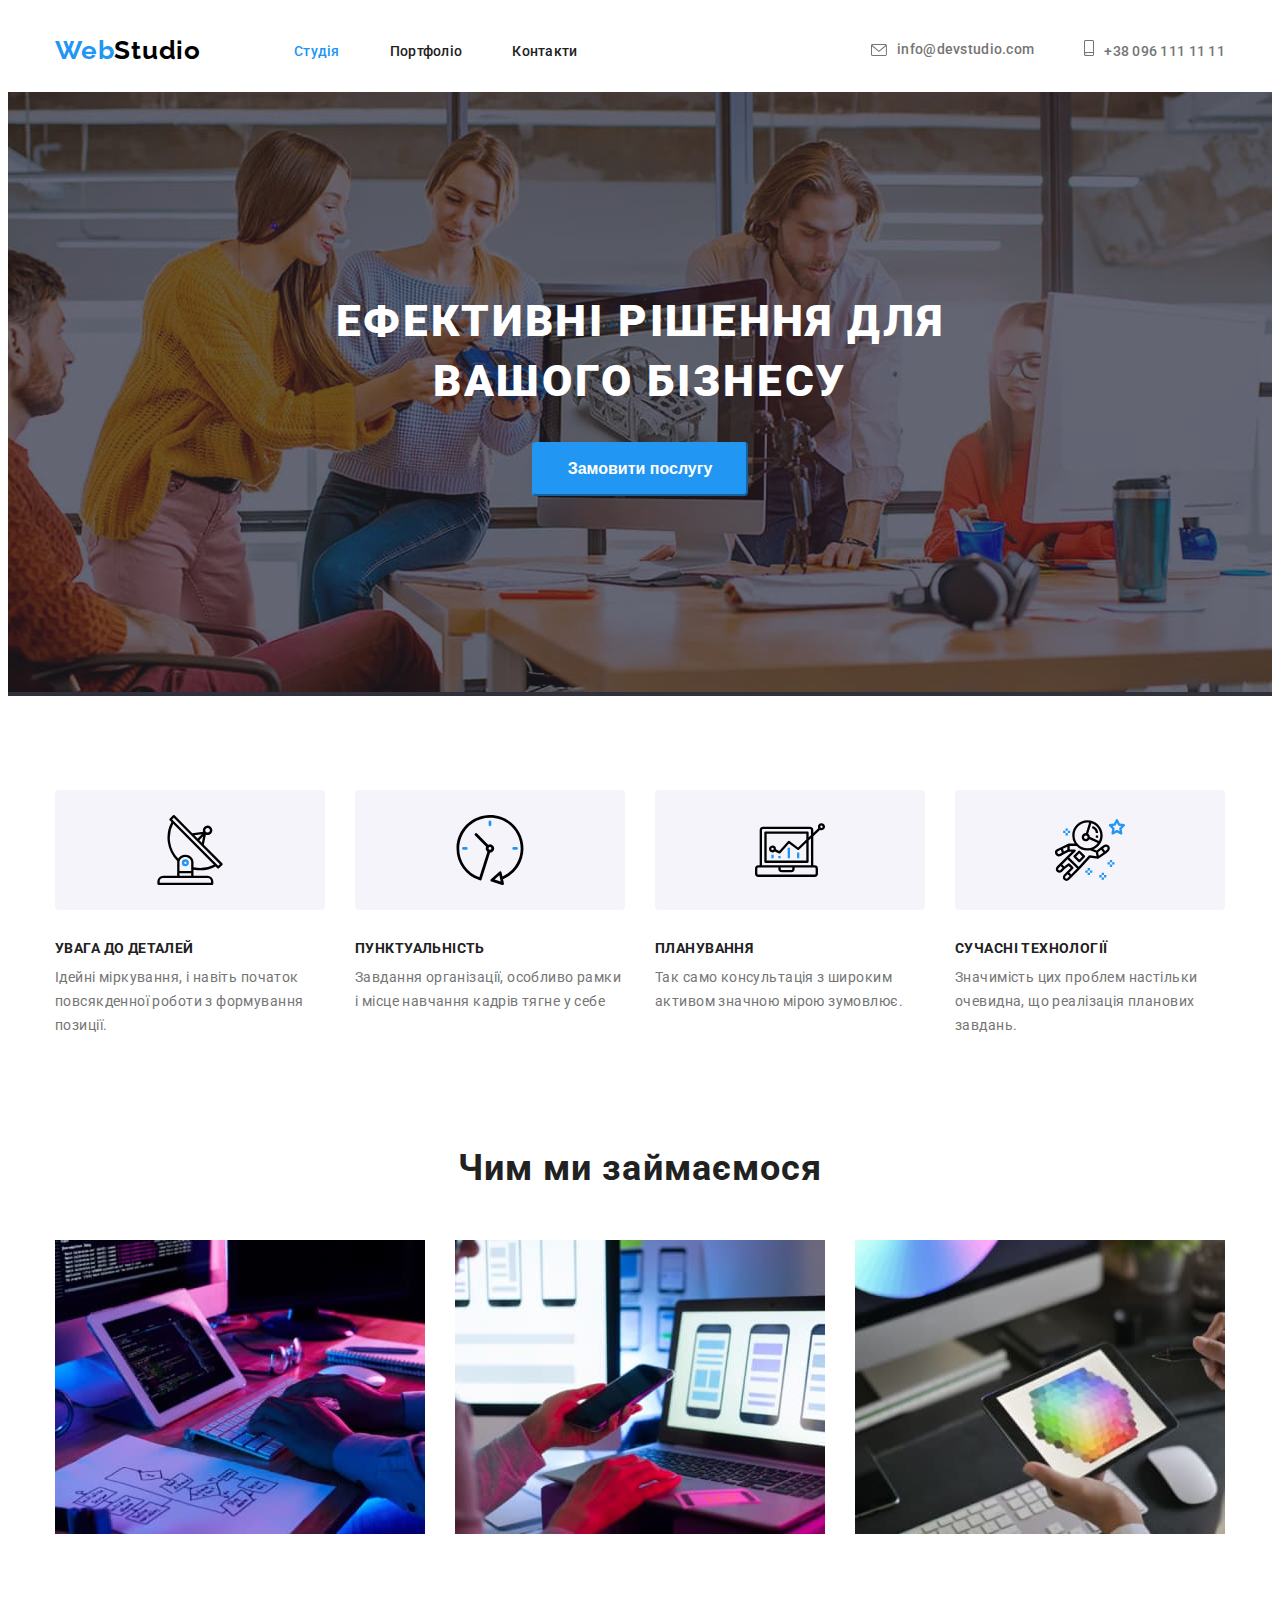
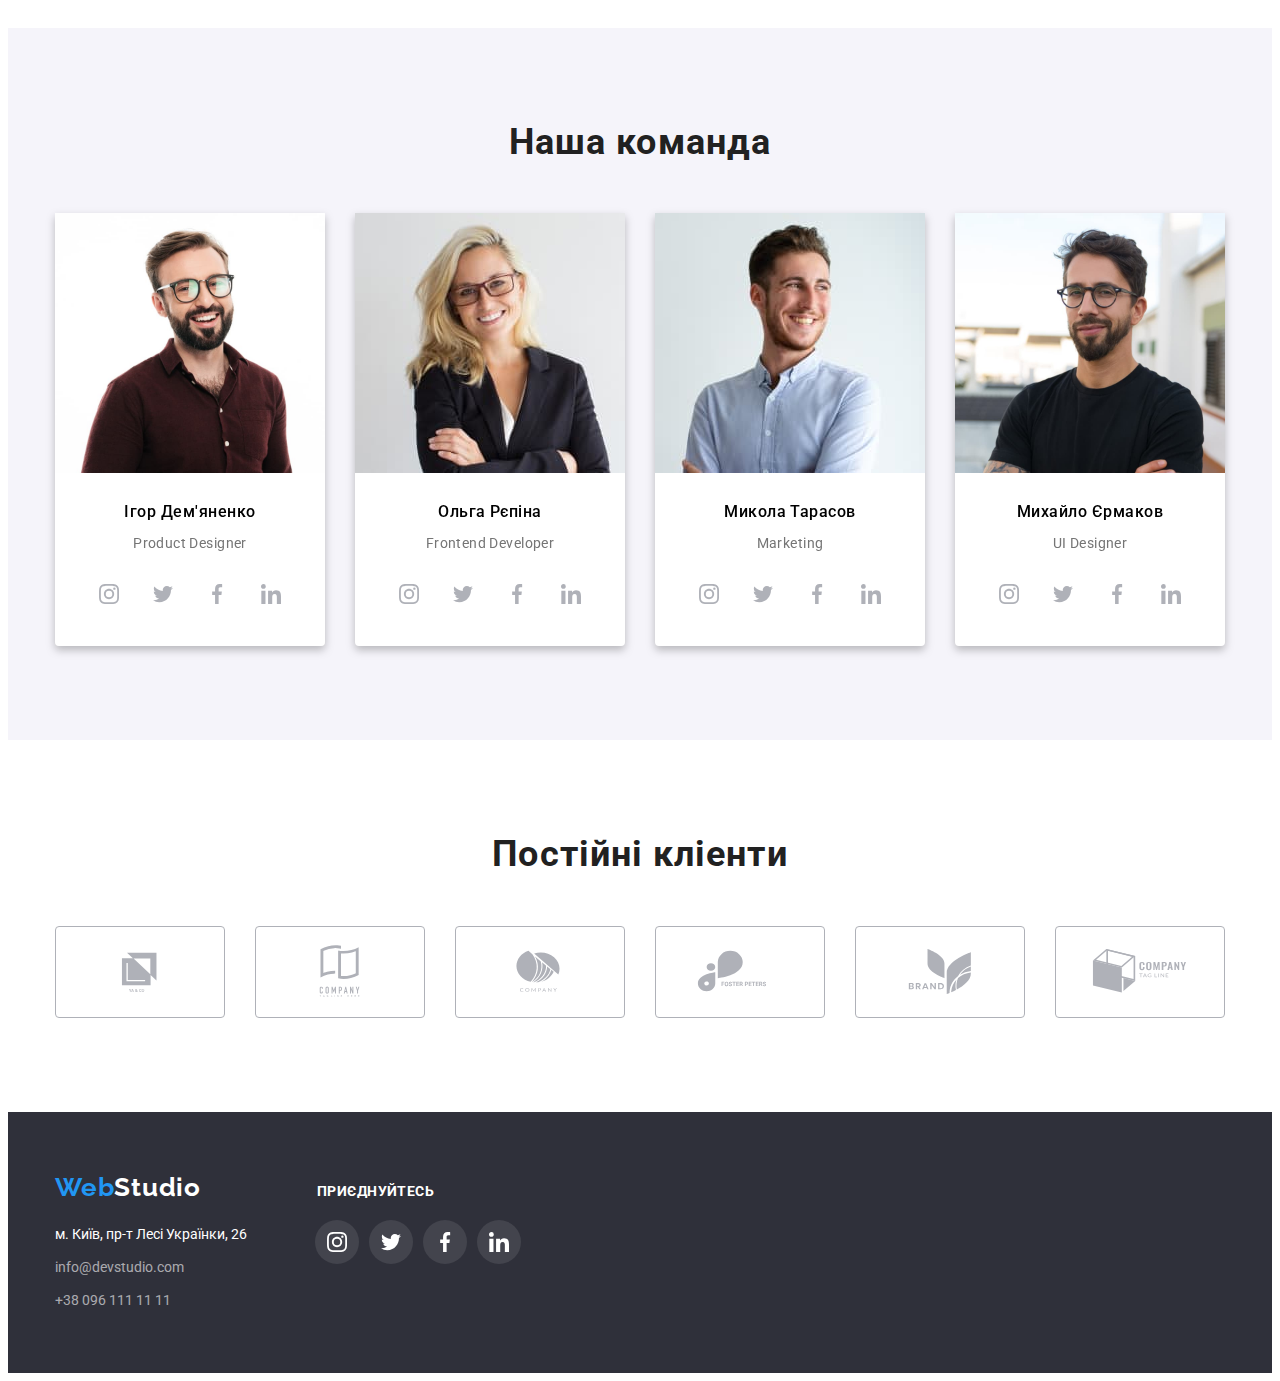
<file: index.html>
<!DOCTYPE html>
<html lang="en">
<head>
    <meta charset="UTF-8">
    <meta http-equiv="X-UA-Compatible" content="IE=edge">
    <meta name="viewport" content="width=device-width, initial-scale=1.0">
    <title>Document</title>
    <link rel="preconnect" href="https://fonts.googleapis.com">
    <link rel="preconnect" href="https://fonts.gstatic.com" crossorigin>
    <link href="https://fonts.googleapis.com/css2?family=Raleway:wght@700&family=Roboto:wght@400;500;700;900&display=swap"
     rel="stylesheet">
    <link rel="stylesheet" href="https://cdnjs.cloudflare.com/ajax/libs/modern-normalize/1.1.0/modern-normalize.min.css"
    integrity="sha512-wpPYUAdjBVSE4KJnH1VR1HeZfpl1ub8YT/NKx4PuQ5NmX2tKuGu6U/JRp5y+Y8XG2tV+wKQpNHVUX03MfMFn9Q=="
    crossorigin="anonymous" referrerpolicy="no-referrer" />
    <link rel="stylesheet" href="./css/styles.css">
</head>
<body>
    <!--Шапка сайта-->
    <header class="header-">
        <div class="container wrapper">
            <nav class="menu">
                <a href="index.html" class="link" lang="en"><span class="logo-web">Web</span><span
                        class="logo-studio-header">Studio</span></a>
                <ul class="site-nav list">
                    <li><a href="./index.html " class="navigation current">Студія</a></li>
                    <li><a href="./portfolio.html" class="navigation">Портфоліо</a></li>
                    <li><a href="" class="navigation">Контакти</a></li>
                </ul>   
                      
            </nav>
            <!--Контакты-->
            <ul class="header-contacts list">
                <li>
                    <a href="mailto:info@devstudio.com" class="link contacts-mail">
                        <svg class="contact-icon" width="16px" height="12px">
                            <use href="./images/icons.svg#icon-envelope"></use>                                      
                     
                    </svg>info@devstudio.com
                    </a>                  
                </li>               
                <li><a href="tel:+380961111111" class="link contacts-tel"><svg class="contact-icon" width="10px" height="16px">
                    <use href="./images/icons.svg#icon-smartphone"></use>
                    </svg>+38 096 111 11 11</a>
                </li>
            </ul>
        </div>
    </header>
    <!--Main-Уникальный контент-->
    <main>        
        <section class="hero overlay">
            <div class="container">
                <h1 class="title-hero">Ефективні рішення для<br>вашого бізнесу<br></h1>
                <button type="button" class="button-order-service">Замовити послугу</button>                
            </div>                
        </section>
        <!--Преимущества-->
        <section class="advantage">
            <div class="container">
            <h2 class="title-none">Опис переваг</h2>            
                <ul class="benefits-list">
                    <li class="benefits-list-item">
                    <div class="container-icon">
                        <svg class="benefits-icons" width="70" height="70">
                            <use href="./images/icons.svg#icon-antenna"></use>
                        </svg>
                    </div>
                        <h3 class="title">УВАГА ДО ДЕТАЛЕЙ</h3>
                        <p class="text">Ідейні міркування, і навіть початок <br>повсякденної роботи з формування<br>
                            позиції.</p>                    
                    </li>
                    <li>
                        <div class="container-icon">
                        <svg class="benefits-icons" width="70" height="70">
                            <use href="./images/icons.svg#icon-clock"></use>
                        </svg>
                    </div>
                        <h3 class="title">ПУНКТУАЛЬНІСТЬ</h3>
                        <p class="text">Завдання організації, особливо рамки <br> і місце навчання кадрів тягне у себе<br>
                        </p>
                    </li>
                    <li>
                        <div class="container-icon">
                            <svg class="benefits-icons" width="70" height="70">
                                <use href="./images/icons.svg#icon-diagram"></use>
                            </svg>
                        </div>
                        <h3 class="title">ПЛАНУВАННЯ</h3>
                        <p class="text">Так само консультація з широким <br>активом значною мірою зумовлює.<br></p>
                
                    </li>
                    <li>
                        <div class="container-icon">
                            <svg class="benefits-icons" width="70" height="70">
                                <use href="./images/icons.svg#icon-astronaut"></use>
                            </svg>
                        </div>
                        <h3 class="title">СУЧАСНІ ТЕХНОЛОГІЇ</h3>
                        <p class="text">Значимість цих проблем настільки <br>очевидна, що реалізація планових<br>завдань.
                        </p>
                    </li>
                </ul>
            </div>            
        </section>
        <!--Примеры-->
        <section class="section-business">
            <div class="container ">
                <h2 class="example">Чим ми займаємося</h2>
                <ul class=" list-business list">
                    <li><img class="image" src="./images/box1.jpg" alt="Фото1" width="370" /></li>
                    <li><img class="image" src="./images/box2.jpg" alt="Фото2" width="370" /></li>
                    <li><img class="image" src="./images/box3.jpg" alt="Фото3" width="370" /></li>
                </ul>            
            </div>
        </section>
        <!--Команда-->
        <section class="team section">
            <div class="container">
                <h2 class="section-title-team">Наша команда</h2>
                <ul class="list-team">
                    <li class="team-item">
                        <img class="image" src="./images/img1.jpg" alt="Ігор Дем'яненко" width="270" />
                        <div class="member-team">
                            <h3 class="title-team">Ігор Дем'яненко</h3>
                            <p class="text-team">Product Designer</p>
                            <ul class="team-soc-list list">
                                <li class="team-soc-item">
                                    <a href="" class="team-soc-link link" >
                                        <svg class="team-soc-icon" width="20" height="20">
                                            <use href="./images/icons.svg#icon-instagram"></use>                                       
                                        </svg>
                                    </a>
                                </li>
                                <li class="team-soc-item">
                                    <a href="" class="team-soc-link link">
                                        <svg class="socials-icon" width="20" height="20">
                                            <use href="./images/icons.svg#icon-twitter"></use>
                                        </svg>
                                    </a>
                                </li>
                                <li class="team-soc-item">
                                    <a href="" class="team-soc-link link">
                                        <svg class="socials-icon" width="20" height="20">
                                            <use href="./images/icons.svg#icon-facebook"></use>
                                        </svg>
                                    </a>
                                </li>
                                <li class="team-soc-item">
                                    <a href="" class="team-soc-link link">
                                        <svg class="socials-icon" width="20" height="20">
                                            <use href="./images/icons.svg#icon-linkedin"></use>
                                        </svg>
                                    </a>
                                </li>
                            </ul>                        
                        </div>
                    </li>
                    <li class="team-item">
                        <img class="image" src="./images/img2.jpg" alt="Ольга Рєпіна" width="270" />
                        <div class="member-team">
                        <h3 class="title-team">Ольга Рєпіна</h3>
                        <p class="text-team">Frontend Developer</p>
                        <ul class="team-soc-list list">
                            <li class="team-soc-item">
                                <a href="" class="team-soc-link link" >
                                    <svg class="team-soc-icon" width="20" height="20">
                                        <use href="./images/icons.svg#icon-instagram"></use>
                                    </svg>
                                </a>
                            </li>
                            <li class="team-soc-item">
                                <a href="" class="team-soc-link link">
                                    <svg class="socials-icon" width="20" height="20">
                                        <use href="./images/icons.svg#icon-twitter"></use>
                                    </svg>
                                </a>
                            </li>
                            <li class="team-soc-item">
                                <a href="" class="team-soc-link link">
                                    <svg class="socials-icon" width="20" height="20">
                                        <use href="./images/icons.svg#icon-facebook"></use>
                                    </svg>
                                </a>
                            </li>
                            <li class="team-soc-item">
                                <a href="" class="team-soc-link link">
                                    <svg class="socials-icon" width="20" height="20">
                                        <use href="./images/icons.svg#icon-linkedin"></use>
                                    </svg>
                                </a>
                            </li>
                        </ul>
                        </div>
                    </li>
                    <li class="team-item">
                        <img class="image" src="./images/img3.jpg" alt="Микола Тарасов" width="270" />
                        <div class="member-team">
                            <h3 class="title-team">Микола Тарасов</h3>
                            <p class="text-team">Marketing</p>
                            <ul class="team-soc-list list">
                                <li class="team-soc-item">
                                    <a href="" class="team-soc-link link">
                                        <svg class="team-soc-icon" width="20" height="20">
                                            <use href="./images/icons.svg#icon-instagram"></use>
                                        </svg>
                                    </a>
                                </li>
                                <li class="team-soc-item">
                                    <a href="" class="team-soc-link link">
                                        <svg class="socials-icon" width="20" height="20">
                                            <use href="./images/icons.svg#icon-twitter"></use>
                                        </svg>
                                    </a>
                                </li>
                                <li class="team-soc-item">
                                    <a href="" class="team-soc-link link">
                                        <svg class="socials-icon" width="20" height="20">
                                            <use href="./images/icons.svg#icon-facebook"></use>
                                        </svg>
                                    </a>
                                </li>
                                <li class="team-soc-item">
                                    <a href="" class="team-soc-link link">
                                        <svg class="socials-icon" width="20" height="20">
                                            <use href="./images/icons.svg#icon-linkedin"></use>
                                        </svg>
                                    </a>
                                </li>
                            </ul>
                        </div>

                    </li>
                    <li class="team-item">
                        <img class="image" src="./images/img4.jpg" alt="Михайло Єрмаков" width="270" />
                        <div class="member-team">
                        <h3 class="title-team">Михайло Єрмаков</h3>
                        <p class="text-team">UI Designer</p>
                        <ul class="team-soc-list list">
                            <li class="team-soc-item">
                                <a href="" class="team-soc-link link">
                                    <svg class="team-soc-icon" width="20" height="20">
                                        <use href="./images/icons.svg#icon-instagram"></use>
                                    </svg>
                                </a>
                            </li>
                            <li class="team-soc-item">
                                <a href="" class="team-soc-link link">
                                    <svg class="socials-icon" width="20" height="20">
                                        <use href="./images/icons.svg#icon-twitter"></use>
                                    </svg>
                                </a>
                            </li>
                            <li class="team-soc-item">
                                <a href="" class="team-soc-link link">
                                    <svg class="socials-icon" width="20" height="20">
                                        <use href="./images/icons.svg#icon-facebook"></use>
                                    </svg>
                                </a>
                            </li>
                            <li class="team-soc-item">
                                <a href="" class="team-soc-link link">
                                    <svg class="socials-icon" width="20" height="20">
                                        <use href="./images/icons.svg#icon-linkedin"></use>
                                    </svg>
                                </a>
                            </li>
                        </ul>                       
                        </div>
                    </li>
                </ul>
            </div>            
        </section>
    </main>

    <section class="clients">
        <div class="container">
            <h2 class="title-clients">Постійні кліенти</h2>
            <ul class="clients-list list">
                <li class="clients-item">
                    <a href="#" class="link-clients">
                        <svg class="icon-clients" width="90" height="60">
                            <use href="./images/icons.svg#icon-Client-1"></use>
                        </svg>
                    </a>
                </li>
                <li class="clients-item">
                    <a href="#" class="link-clients link">
                        <svg class="icon-clients" width="106" height="60">
                            <use href="./images/icons.svg#icon-Client-2"></use>
                        </svg>                   
                    </a>
                </li>
                <li class="clients-item">
                    <a href="" class="link-clients">
                        <svg class="icon-clients" width="106" height="60">
                            <use href="./images/icons.svg#icon-Client-3"></use>
                        </svg>                  
                    </a>
                </li>
                <li class="clients-item">
                    <a href="" class="link-clients">
                        <svg class="icon-clients" width="106" height="60">
                            <use href="./images/icons.svg#icon-Client-4"></use>
                        </svg>                   
                    </a>
                </li>
                <li class="clients-item">
                    <a href="" class="link-clients">
                        <svg class="icon-clients" width="106" height="60">
                            <use href="./images/icons.svg#icon-Client-5"></use>
                        </svg>                   
                    </a>
                </li>
                <li class="clients-item">
                    <a href="" class="link-clients">
                        <svg class="icon-clients" width="106" height="60">
                            <use href="./images/icons.svg#icon-Client-6"></use>
                        </svg>                  
                    </a>
                </li>
            </ul>
        </div>
    </section>
    <!--Футер-->
    <footer class="footer section-footer">        
        <div class="container flex-footer">
            <div>
                <div class="link-footer-2">
                    <a href="" lang="en" class="link-footer"><span class="logo-web">Web</span><span
                            class="logo-studio-footer">Studio</span></a>
                </div>
                <address>
                    <ul class="list contacts-footer">
                        <li class="adress-li"><a href="" class="adress link">м. Київ, пр-т Лесі Українки, 26</a></li>
                        <li class="mail-li"><a href="mailto:info@devstudio.com" class="e-mail link">info@devstudio.com</a></li>
                        <li><a href="tel:+380961111111" class="tel link">+38 096 111 11 11</a></li>
                    </ul>
                </address>
            </div>
            <div class="footer-soc">
                <h3 class="title-footer">Приєднуйтесь</h3>
                <ul class="footer-soc-list list">
                    <li class="footer-soc-item">
                        <a href="" class="footer-soc-link">
                            <svg class="socials-icon-footer" width="20" height="20">
                                <use href="./images/icons.svg#icon-instagram"></use>
                            </svg>
                        </a>
                    </li>
                    <li class="footer-soc-item">
                        <a href="" class="footer-soc-link link">
                            <svg class="socials-icon-footer" width="20" height="20">
                                <use href="./images/icons.svg#icon-twitter"></use>
                            </svg>
                        </a>
                    </li>
                    <li class="footer-soc-item">
                        <a href="" class="footer-soc-link link">
                            <svg class="socials-icon-footer" width="20" height="20">
                                <use href="./images/icons.svg#icon-facebook"></use>
                            </svg>
                        </a>
                    </li>
                    <li class="footer-soc-item">
                        <a href="" class="footer-soc-link link">
                            <svg class="socials-icon-footer" width="20" height="20">
                                <use href="./images/icons.svg#icon-linkedin"></use>
                            </svg>
                        </a>
                    </li>
                </ul>
            </div>
        </div>       
    </footer>
</body>
</html>
</file>
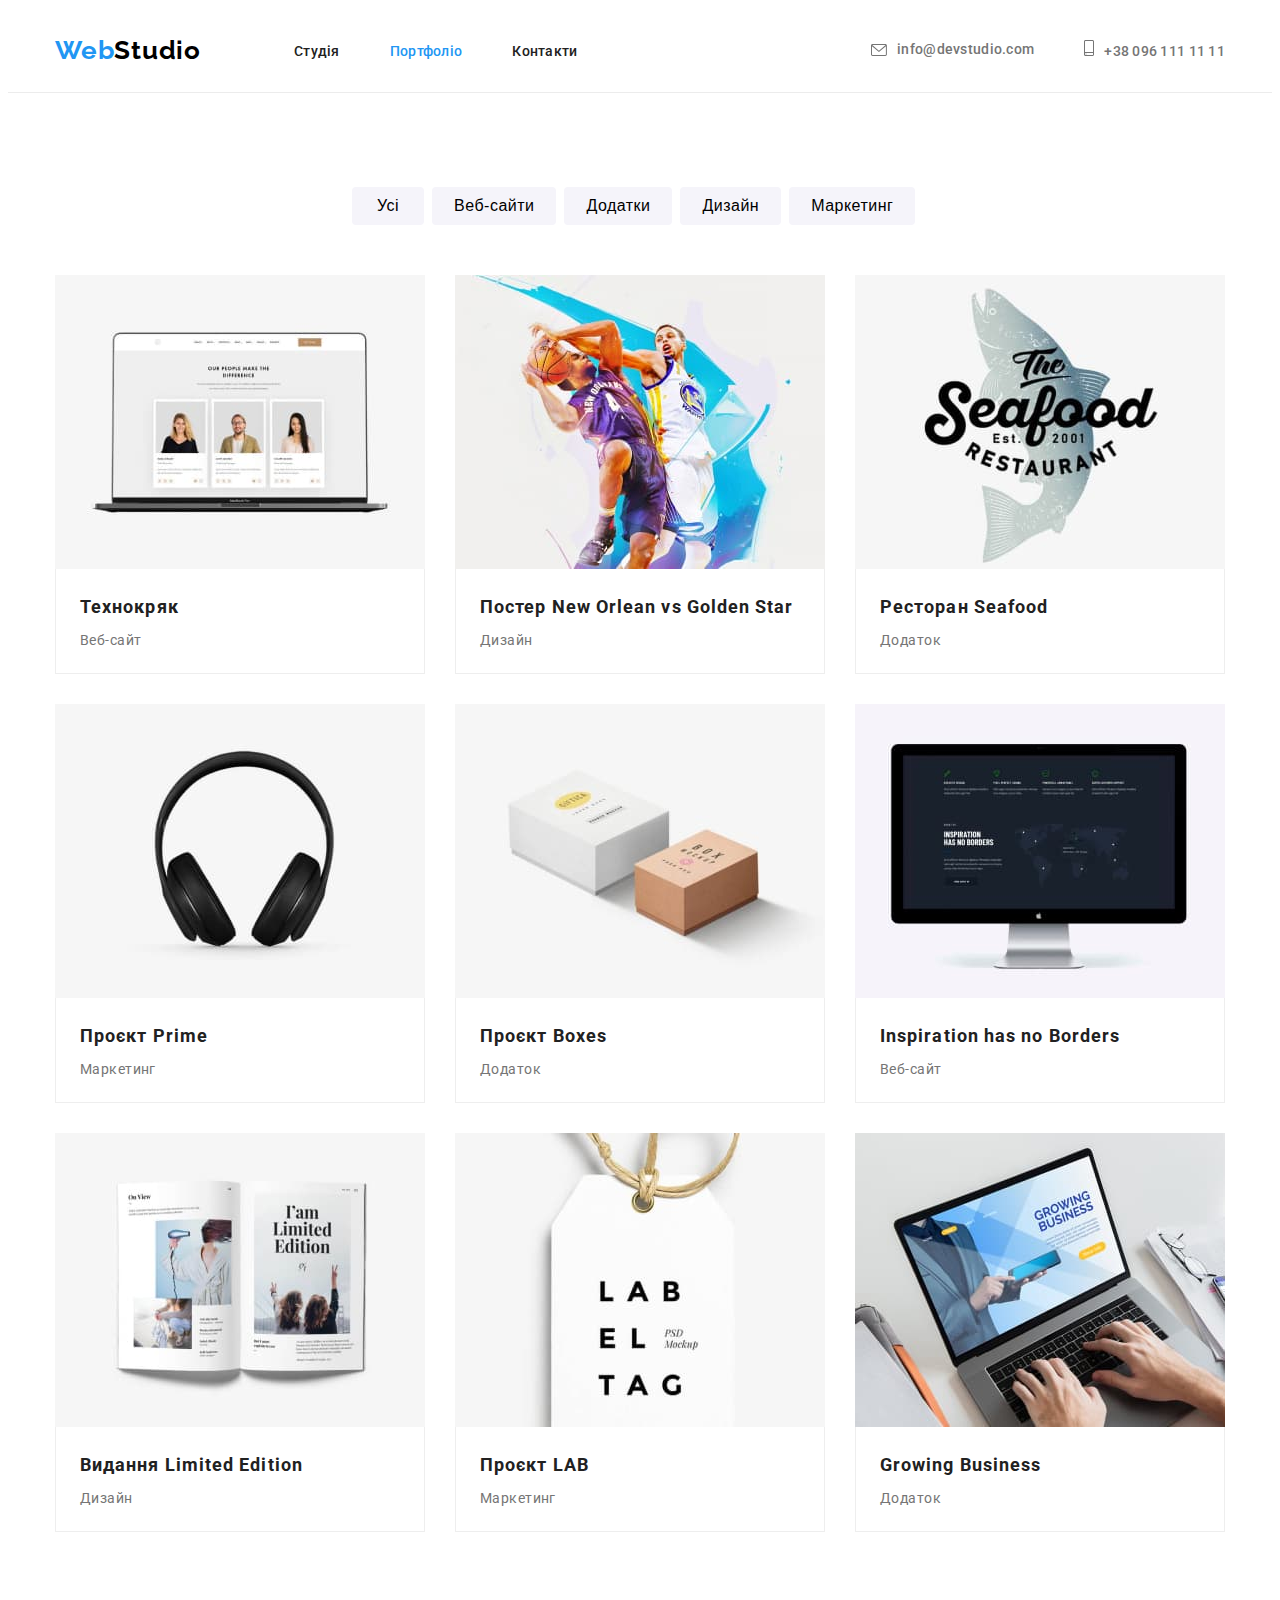
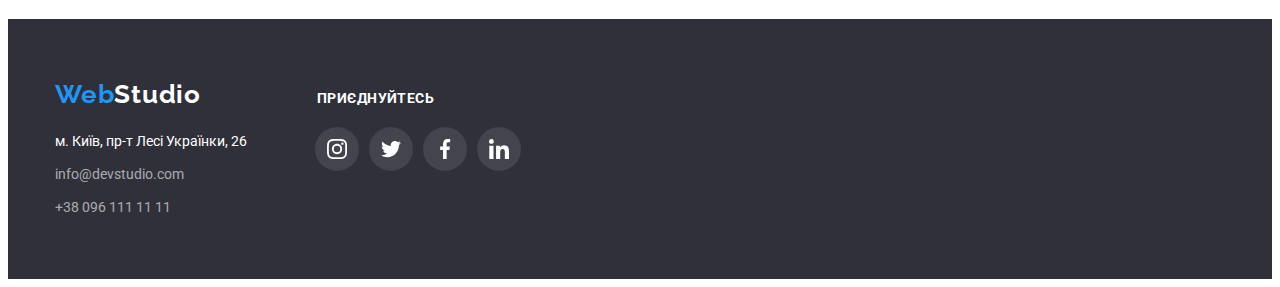
<file: portfolio.html>
<!DOCTYPE html>
<html lang="en">

<head>
    <meta charset="UTF-8">
    <meta http-equiv="X-UA-Compatible" content="IE=edge">
    <meta name="viewport" content="width=device-width, initial-scale=1.0">
    <title>Document</title>
    <link rel="preconnect" href="https://fonts.googleapis.com">
    <link rel="preconnect" href="https://fonts.gstatic.com" crossorigin>
    <link
     href="https://fonts.googleapis.com/css2?family=Raleway:wght@700&family=Roboto:wght@400;500;700;900&display=swap"
     rel="stylesheet">
    <link rel="stylesheet" href="https://cdnjs.cloudflare.com/ajax/libs/modern-normalize/1.1.0/modern-normalize.min.css"
     integrity="sha512-wpPYUAdjBVSE4KJnH1VR1HeZfpl1ub8YT/NKx4PuQ5NmX2tKuGu6U/JRp5y+Y8XG2tV+wKQpNHVUX03MfMFn9Q=="
     crossorigin="anonymous" referrerpolicy="no-referrer"/>
    <link rel="stylesheet" href="./css/styles.css">
</head>
<body>
    <!--Шапка сайта-->
    <header class="header">
        <div class="container wrapper">
            <nav class="menu">
                <a href="./index.html" class="link" lang="en"><span class="logo-web">Web</span><span
                        class="logo-studio-header">Studio</span></a>
                <ul class="site-nav list">
                    <li><a href="./index.html" class="navigation">Студія</a></li>
                    <li><a href="./portfolio.html" class="navigation current">Портфоліо</a></li>
                    <li><a href="" class="navigation">Контакти</a></li>
                </ul>
            </nav>
            <!--Контакты-->
            <ul class="header-contacts list">
                <li>                                               
                    <a href="mailto:info@devstudio.com" class="contacts-mail link"><svg class="contact-icon" width="16px" height="12px">
                        <use href="./images/icons.svg#icon-envelope"></use>
                    </svg>info@devstudio.com</a>            
                </li>
                <li>
                    
                    <a href="tel:+380961111111" class="contacts-tel link"><svg class="contact-icon" width="10px" height="16px">
                        <use href="./images/icons.svg#icon-smartphone"></use>
                    </svg>+38 096 111 11 11</a>                
                </li>
            </ul>        
        </div>
    </header>
    <!--Main-Уникальный контент-->
    <main>
        <section class="projects">
            <div class="container">
                <h1  class="title-none">Фильтри та проекти</h1>
                <div class="list-filters">
                    <ul class="list flex-filers">
                        <li><button type="button" class="button-filter b_1">Усі</button></li>
                        <li><button type="button" class="button-filter b_2">Веб-сайти</button></li>
                        <li><button type="button" class="button-filter b_3">Додатки</button></li>
                        <li><button type="button" class="button-filter b_4">Дизайн</button></li>
                        <li><button type="button" class="button-filter b_5">Маркетинг</button></li>
                    </ul>                 
                </div>
                <ul class="list projects-list-ul ">
                    <li class="projects-list list">
                        <a class="link-projects link" href="">
                            <img class="image" src="./images/img5.jpg" alt="img5" width="370" />
                            <div class="projects-item">
                                <h2 class="title-projects">Технокряк</h2>
                                <p class="text-projects">Веб-сайт</p>
                            </div>                        
                        </a>
                    </li>
                    <li class="projects-list list">
                        <a class="link-projects link" href="">
                            <img class="image" src="./images/img6.jpg" alt="img6" width="370" />
                            <div class="projects-item">
                                <h2 class="title-projects">Постер New Orlean vs Golden Star</h2>
                                <p class="text-projects">Дизайн</p>
                            </div>                     
                        </a>
                    </li>
                    <li class="projects-list list">
                        <a class="link-projects link" href="">
                            <img class="image" src="./images/img7.jpg" alt="img7" width="370" />
                            <div class="projects-item">
                                <h2 class="title-projects">Ресторан Seafood</h2>
                                <p class="text-projects">Додаток</p>
                            </div>                        
                        </a>
                    </li>
                    <li class="projects-list list ">
                        <a class="link-projects link" href="">
                            <img class="image" src="./images/img8.jpg" alt="img8" width="370" />
                            <div class="projects-item">
                                <h2 class="title-projects">Проєкт Prime</h2>
                                <p class="text-projects">Маркетинг</p>
                            </div>
                        </a>
                    </li>
                    <li class="projects-list list">
                        <a class="link-projects link" href="">
                            <img class="image" src="./images/img9.jpg" alt="img9" width="370" />
                            <div class="projects-item">
                                <h2 class="title-projects">Проєкт Boxes</h2>
                                <p class="text-projects">Додаток</p>
                            </div>                       
                        </a>
                    </li>
                    <li class="projects-list list">
                        <a class="link-projects link" href="">
                                <img class="image" src="images/img10.jpg" alt="img10" width="370" />
                                <div class="projects-item">
                                    <h2 class="title-projects">Inspiration has no Borders</h2>
                                    <p class="text-projects">Веб-сайт</p>
                                </div>                    
                        </a>
                    </li>
                    <li class="projects-list list">
                        <a class="link" href="">
                            <img class="image" src="./images/img11.jpg" alt="img11" width="370" />
                            <div class="projects-item">
                                <h2 class="title-projects">Видання Limited Edition</h2>
                                <p class="text-projects">Дизайн</p>
                            </div>                        
                        </a>
                    </li>
                    <li class="projects-list list">
                        <a class="link" href="">
                            <img class="image" src="./images/img12.jpg" alt="img12" width="370" />
                            <div class="projects-item">
                                <h2 class="title-projects">Проєкт LAB</h2>
                                <p class="text-projects">Маркетинг</p>
                            </div>                        
                        </a>
                    </li>
                    <li class="projects-list list">
                        <a class="link" href="">
                            <img class="image" src="./images/img13.jpg" alt="img13" width="370" />
                            <div class="projects-item">
                                <h2 class="title-projects">Growing Business</h2>
                                <p class="text-projects">Додаток</p>
                            </div>                        
                        </a>
                    </li>                
                </ul>             
            </div>
        </section>        
    </main>
    <!--Футер-->
    <footer class="footer section-footer">
        <div class="container flex-footer">
            <div>
                <div class="link-footer-2">
                    <a href="" lang="en" class="link-footer"><span class="logo-web">Web</span><span
                            class="logo-studio-footer">Studio</span></a>
                </div>
                <address>
                    <ul class="list contacts-footer">
                        <li class="adress-li"><a href="" class="adress link">м. Київ, пр-т Лесі Українки, 26</a></li>
                        <li class="mail-li"><a href="mailto:info@devstudio.com" class="e-mail link">info@devstudio.com</a>
                        </li>
                        <li><a href="tel:+380961111111" class="tel link">+38 096 111 11 11</a></li>
                    </ul>
                </address>
            </div>
            <div class="footer-soc">
                <h3 class="title-footer">Приєднуйтесь</h3>
                <ul class="footer-soc-list list">
                    <li class="footer-soc-item">
                        <a href="" class="footer-soc-link">
                            <svg class="socials-icon-footer" width="20" height="20">
                                <use href="./images/icons.svg#icon-instagram"></use>
                            </svg>
                        </a>
                    </li>
                    <li class="footer-soc-item">
                        <a href="" class="footer-soc-link link">
                            <svg class="socials-icon-footer" width="20" height="20">
                                <use href="./images/icons.svg#icon-twitter"></use>
                            </svg>
                        </a>
                    </li>
                    <li class="footer-soc-item">
                        <a href="" class="footer-soc-link link">
                            <svg class="socials-icon-footer" width="20" height="20">
                                <use href="./images/icons.svg#icon-facebook"></use>
                            </svg>
                        </a>
                    </li>
                    <li class="footer-soc-item">
                        <a href="" class="footer-soc-link link">
                            <svg class="socials-icon-footer" width="20" height="20">
                                <use href="./images/icons.svg#icon-linkedin"></use>
                            </svg>
                        </a>
                    </li>
                </ul>
            </div>
        </div>
    </footer>
    </body>    
    </html>
</file>
<file: css/styles.css>
html {
  box-sizing: border-box;
}
*,
*::before,
*::after {
  box-sizing: inherit;
}
:root {
  --primary-text-color: #757575;
  --title-text-color: #212121;
  --primary-background-color: #2f303a;
  --secondary-background-color: #f5f4fa;
  --hover-focus-color: #2196f3;
  --secondary-text-color: #ffffff;
}

.container {
  max-width: 1200px;
  margin: 0 auto;
  padding-left: 15px;
  padding-right: 15px;
  margin-right: auto;
  margin-left: auto;
}

body {
  background-color: var(--secondary-text-color);
  font-family: Roboto, sans-serif;
}
.list,
.benefits-list,
.list-team {
  list-style: none;
  padding: 0;
  margin: 0;
}
.list-team {
  max-width: 270px;
  text-align: center;
  display: block;
  word-break: keep-all;
  background-color: #ffffff;
  border-radius: 4px;
}

.team-item {
  background-color: #ffffff;
  border-radius: 4px;
  filter: drop-shadow(0px 4px 4px rgba(0, 0, 0, 0.25));
}
h1,
h2,
h3,
ul {
  padding: 0;
  margin: 0;
}

.text-team,
.text {
  margin-bottom: 0px;
  margin-top: 10px;
  margin-bottom: 16px;
}

.section {
  padding-top: 94px;
  padding-bottom: 94px;
}
.section-footer {
  padding-top: 60px;
  padding-bottom: 60px;
}

.header {
  max-width: 1600px;
  margin-right: auto;
  margin-left: auto;
  border-bottom-width: 1px;
  border-bottom-style: solid;
  border-bottom-color: #ececec;
}

.wrapper {
  display: flex;
}

.menu {
  font-weight: 500;
  display: flex;
  align-items: center;
}

.header-contacts {
  align-items: center;
  margin-left: auto;
}
.text-projects {
  margin: 0;
  padding: 0;
}
/*----------------------------------------------------------HEADER------------------------------------------------------*/
.logo-web {
  font-family: "Raleway";
  font-weight: 700;
  font-size: 26px;
  line-height: 1.19;
  letter-spacing: 0.03em;
  color: #2196f3;
  text-decoration: none;
}

.logo-studio-header {
  font-family: "Raleway";
  font-weight: 700;
  font-size: 26px;
  line-height: 1.19;
  letter-spacing: 0.03em;
  color: #000000;
  text-decoration: none;
}

.title-none {
  position: absolute;
  width: 1px;
  height: 1px;
  margin: -1px;
  border: 0;
  padding: 0;
  white-space: nowrap;
  clip-path: inset(100%);
  clip: rect(0 0 0 0);
  overflow: hidden;
}

.site-nav {
  display: flex;
  margin-left: 93px;
}

.site-nav li {
  margin-right: 50px;
}

.site-nav li:last-child {
  margin-right: 0px;
}
.site-nav li {
  display: block;
  padding-top: 32px;
  padding-bottom: 32px;
}
.header-contacts {
  display: flex;
  padding-top: 32px;
  padding-bottom: 32px;
}
.header-contacts li {
  margin-right: 50px;
}

.header-contacts li:last-child {
  margin-right: 0px;
}

.main-nav {
  display: flex;
  align-items: center;
}
.contact-icon {
  margin-right: 10px;  
}

.contacts-mail{
  display: flex;
  align-items: center;
}

.contacts-tel,.contacts-mail{
   fill:#757575;
 
}
.header-contacts a{
color: #757575;
}

.contacts-tel:hover,
.contacts-tel:focus {
  color: var(--hover-focus-color);
  fill: #2196f3;
}

.contacts-mail:hover,
.contacts-mail:focus {
  color: var(--hover-focus-color);
  fill: #2196f3;
}

/*----------------------------------------------------------MAIN------------------------------------------------------*/
.hero {
  max-width: 1600px;
  left: 0px;
  background: var(--primary-background-color);
  margin: 0 auto;
  text-align: center;
}

.overlay {
  max-width: 1600px;
  margin-left: auto;
  margin-right: auto;
  background-image: linear-gradient(
      to right,
      rgba(47, 48, 58, 0.4),
      rgba(47, 48, 58, 0.4)
    ),
    url(../images/hero.jpg);
  background-repeat: no-repeat;
  background-position: center 0;
  block-size: cover;
}

.title-hero {
  font-weight: 900;
  font-size: 44px;
  line-height: 1.36;
  color: var(--secondary-text-color);
  padding-top: 200px;
  letter-spacing: 0.06em;
  text-align: center;
  text-transform: uppercase;
}

.button-order-service {
  color: var(--secondary-text-color);
  background-color: #2196f3;
  text-decoration: none;
  font-weight: 700;
  font-size: 16px;
  line-height: 1.87;
  min-width: 216px;
  padding: 10px 32px;
  margin-top: 30px;
  margin-left: 477px;
  margin-right: 477px;
  margin-bottom: 200px;
  cursor: pointer;
  border-radius: 4px;
  border-color: var(--hover-focus-color);
  text-align: center;
}

.benefits-list {
  display: flex;
  gap: 30px;
}

.section-business {
  padding-bottom: 94px;
  background-color: #ffffff;
  max-width: 1600px;
  margin: 0 auto;
}

.advantage {
  background-color: #ffffff;
  max-width: 1600px;
  padding-top: 94px;
  margin: 0 auto;
}

.benefits-list-item {
  max-width: 270px;
  flex-wrap: wrap;
  text-align: justify;
}

.benefits-icons {
  background: #f5f4fa;
  border-radius: 4px;
  
}

.icon-clients{fill:#AFB1B8;}

.container-icon {
  display: flex;
  align-items: center;
  justify-content: center;
  width: 270px;
  height: 120px;
  margin-top: 0;
  margin-bottom: 30px;
  background: #f5f4fa;
  border-radius: 4px;
}

.projects {
  padding-top: 94px;
  background-color: #ffffff;
  max-width: 1600px;
  margin: 0 auto;
  padding-bottom: 87px;
}

.img {
  display: block;
}

.text {
  justify-content: space-between;
}

.section-business {
  padding-top: 94px;
}
.member-team {
  padding-bottom: 30px;
  padding-top: 30px;
  padding-left: 10px;
  padding-right: 10px;
  text-align: center;
}

.team-soc-item {
  display: block;
   
}




.team-soc-list {
  display: flex;
  align-items: center;
  justify-content: center;
  gap: 10px;
  color:#AFB1B8;
 }

.team-soc-link  {
  display: flex;
  align-items: center;
  justify-content: center;
  width: 44px;
  height: 44px;
  border-radius: 50%;
  
}

.team-soc-link:hover,
.team-soc-link:focus {
  background-color: var(--hover-focus-color);
  color: white;
}

.team-soc-item svg {
fill:currentColor;
}




.title-clients {
  font-weight: 700;
  font-size: 36px;
  line-height: 1.16;
  text-align: center;
  letter-spacing: 0.03em;
  margin-bottom: 50px;
  color: #212121;
}
.clients {
  padding-top: 94px;
  padding-bottom: 94px;
}

.clients-list {
  display: flex;
  gap: 30px;
}


.link-clients {
  display: flex;
  align-items: center;
  justify-content: center;
  min-width: 170px;
  min-height: 92px;
  border: 1px solid #AFB1B8;
  border-radius: 4px;
}

.link-clients:hover{
border-color: var(--hover-focus-color);
}

.link-clients:hover .icon-clients,
.link-clients:focus .icon-clients{ 
 fill:var(--hover-focus-color)
} 

.list-team {
  display: flex;
  gap: 30px;
}
.team {
  max-width: 1600px;
  background: var(--secondary-background-color);
  margin: auto;
}

.navigation {
  color: #212121;
  font-weight: 500;
  font-size: 14px;
  line-height: 1.14;
  letter-spacing: 0.02em;
}
.navigation:hover,
.navigation:focus {
  color: var(--hover-focus-color);
}
.current {
  color: var(--hover-focus-color);
}

.contacts-tel,
.contacts-mail {
  font-weight: 500;
  font-size: 14px;
  line-height: 1.14;
  letter-spacing: 0.02em;
  color: #757575;
}

.e-mail:hover,
.e-mail:focus {
  color: var(--hover-focus-color);
}
.tel:hover,
.tel:focus {
  color: var(--hover-focus-color);
}

.site-nav a {
  text-decoration: none;
}

/* Заголовок */

.example,
.section-title-team {
  font-weight: 700;
  font-size: 36px;
  line-height: 1.16;
  letter-spacing: 0.03em;
  color: var(--title-text-color);
}
.example {
  margin-bottom: 50px;
  text-align: center;
}
.list-business {
  display: block;
  display: flex;
  gap: 30px;
  max-height: 294px;
}

.section-title-team {
  margin-bottom: 50px;
  text-align: center;
}
.link {
  text-decoration: none;
  color: inherit;
}
.title {
  color: var(--title-text-color);
  font-weight: 700;
  font-size: 14px;
  line-height: 1.18;
  letter-spacing: 0.03em;
  text-transform: uppercase;
}

.text,
.text-team,
.text-projects {
  color: var(--primary-text-color);
  font-size: 14px;
  line-height: 1.71;
  letter-spacing: 0.03em;
}

.adress {
  font-size: 14px;
  font-style: normal;
  line-height: 1.71;
  color: #ffffff;
}
.e-mail {
  font-size: 14px;
  font-style: normal;
  line-height: 1.71;
  color: rgba(255, 255, 255, 0.6);
}

.tel {
  font-size: 14px;
  font-style: normal;
  line-height: 1.71;
  color: rgba(255, 255, 255, 0.6);
}

.title-team {
  font-weight: 500;
  font-size: 16px;
  line-height: 1.18;
  letter-spacing: 0.03em;
}

.title-projects {
  font-weight: 700;
  font-size: 18px;
  line-height: 2;
  letter-spacing: 0.06em;
  color: #212121;
  text-decoration: none;
}

.adress-li,
.mail-li {
  margin-bottom: 9px;
}
/*----------------------------------------------------------PORTFOLIO------------------------------------------------------*/

.button-filter {
  background-color: #f5f4fa;
  font-weight: 500;
  font-size: 16px;
  line-height: 1.62;
  letter-spacing: 0.03em;
  cursor: pointer;
  border-radius: 4px;
  border-color: #f5f4fa;
  padding: 0 auto;
  display: inline-block;
  box-sizing: border-box;
  text-align: center;
  word-break: keep-all;
  hyphens: none;
  border: none;}
  

.b_1 {
  padding-top: 6px;
  padding-bottom: 6px;
  padding-left: 25px;
  padding-right: 25px;
}
.b_2 {
  padding-top: 6px;
  padding-bottom: 6px;
  padding-left: 22px;
  padding-right: 22px;
  white-space: nowrap;
}
.b_3 {
  padding-top: 6px;
  padding-bottom: 6px;
  padding-left: 22px;
  padding-right: 22px;
}
.b_4 {
  padding-top: 6px;
  padding-bottom: 6px;
  padding-left: 22px;
  padding-right: 22px;
}
.b_5 {
  padding-top: 6px;
  padding-bottom: 6px;
  padding-left: 22px;
  padding-right: 22px;
}
.defs {
  display: inline-block;
}

.flex-filers {
  display: flex;
  gap: 8px;

  padding-left: 297px;
  padding-right: 298px;
}

.button-filter:hover,
.button-filter:focus-within {
  background-color: var(--hover-focus-color);
  color: var(--secondary-text-color);
  box-shadow:0px 4px 4px rgba(0, 0, 0, 0.25);}
 
.projects-item {
  text-decoration: none;
  padding-bottom: 20px;
  padding-top: 20px;
  padding-left: 24px;
  padding-right: 24px;
  text-decoration: none;
  border-right: 1px solid #eeeeee;
  border-left: 1px solid #eeeeee;
  border-bottom: 1px solid #eeeeee;
}

.image {
  display: block;
  border: none;
}

.team {
  padding-top: 94px;
}

.text-projects {
  margin-top: 4px;
  margin: bottom 0;
  text-decoration: none;
}
.projects-list {
  max-width: 370px;
}

.list-filters {
  display: flex;
}

.projects-list-ul {
  margin-top: 50px;
  display: flex;
  flex-wrap: wrap;
  gap: 30px;
}

.projects-list:hover,
.projects-list:focus-within{
 box-shadow: 0px 4px 4px rgba(0, 0, 0, 0.25);}
/*
----------------------------------------------------------FOOTER------------------------------------------------------*/




.footer {
  max-width: 1600px;
  margin: 0 auto;
  background: var(--primary-background-color);
}

.logo-studio-footer {
  font-family: "Raleway";
  font-weight: 700;
  font-size: 26px;
  line-height: 1.19;
  letter-spacing: 0.03em;
  color: var(--secondary-text-color);
  text-decoration: none;
}
.link-footer {
  text-decoration: none;
}

.link-footer-2 {
  margin-bottom: 20px;
}

.contacts-footer li {
  padding-top: 9 px;
}

.flex-footer{
  display: flex;
  align-items: baseline;
  
}

.title-footer{
font-weight: 700;
font-size: 14px;
line-height: 1.14;
letter-spacing: 0.03em;
text-transform: uppercase;
color: #FFFFFF;

margin-bottom:20px;
margin-left: 70px;
}

.footer-soc-list{
display: flex;
gap: 10px;
margin-left:68px;  
}


 

.footer-soc-link{
display: flex;
width:44px;
height:44px;
align-items:center;
justify-content:center;
background-color:#43444D;
border-radius: 50%; 
}

.socials-icon-footer{
 fill: #FFFFFF;
 
 
}
.footer-soc-link:hover,
.footer-soc-link:focus {
  background-color: var(--hover-focus-color);
  color: white;
}
</file>
